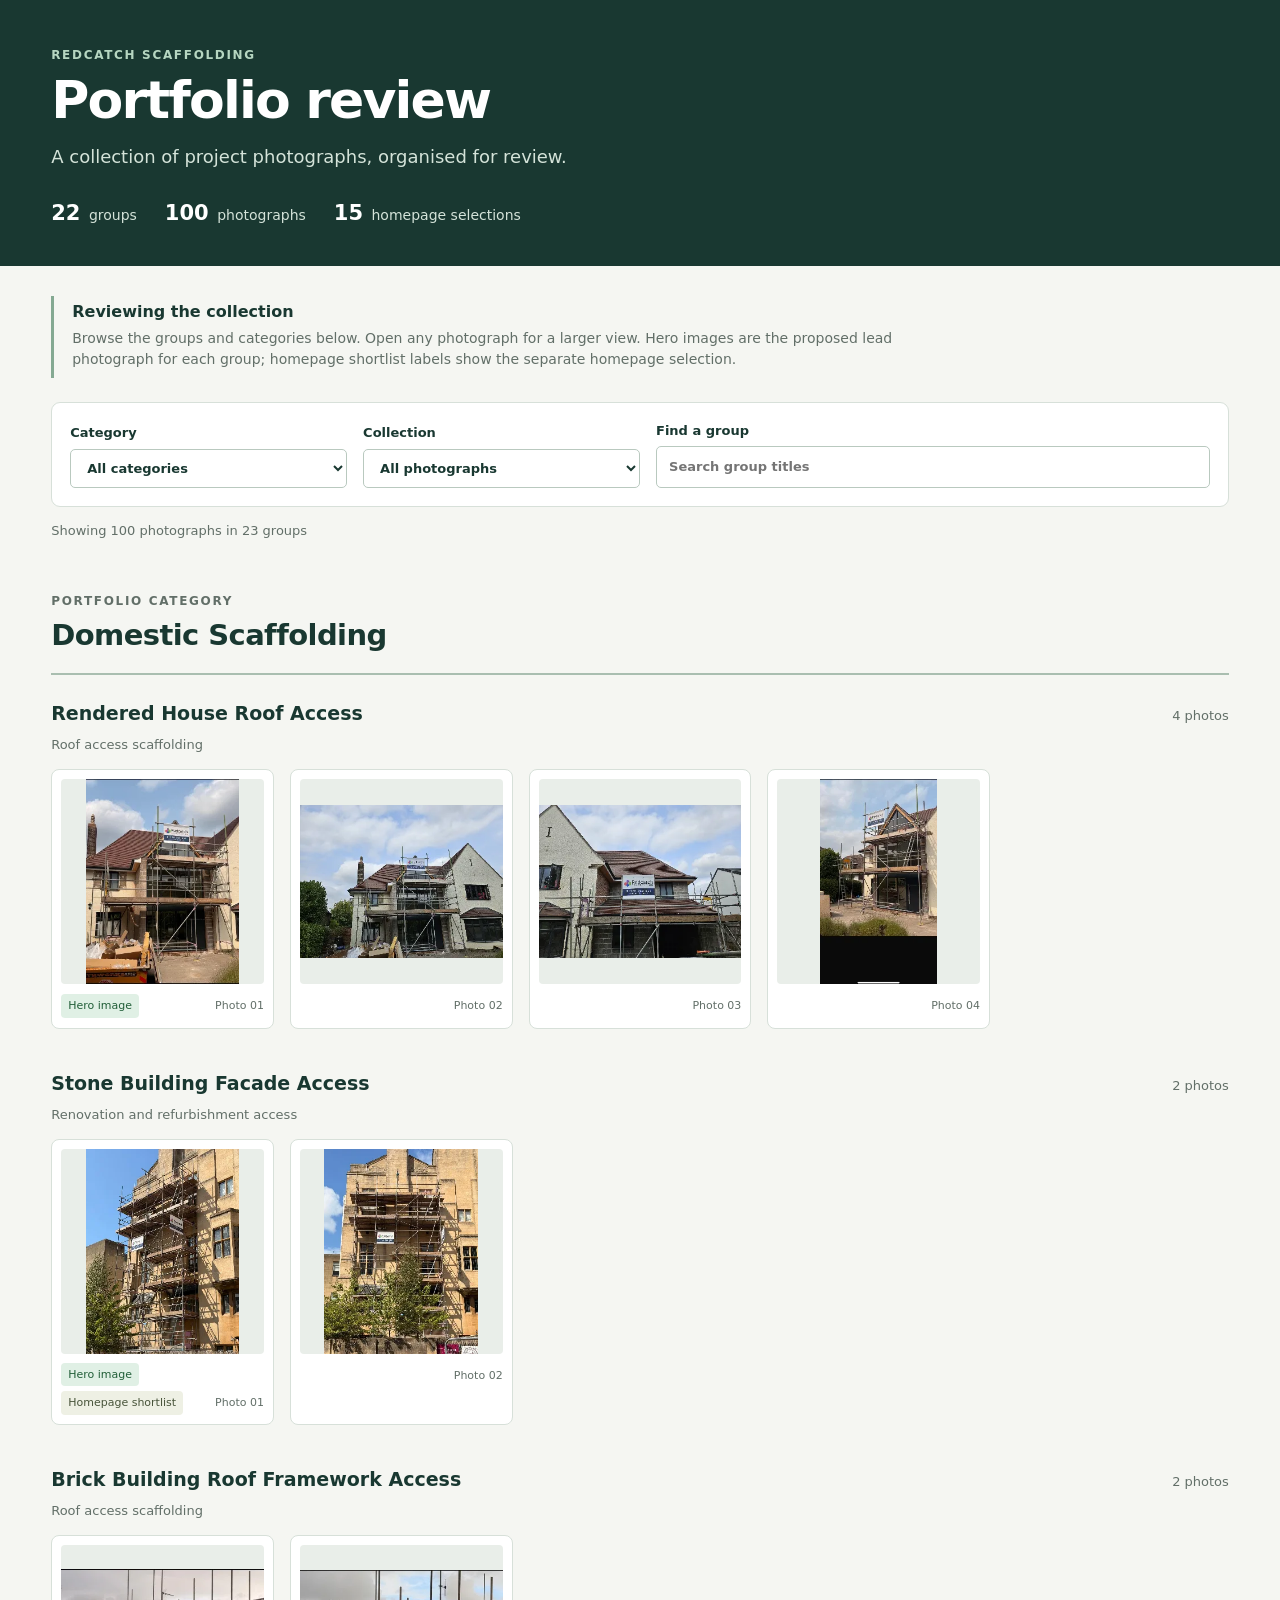
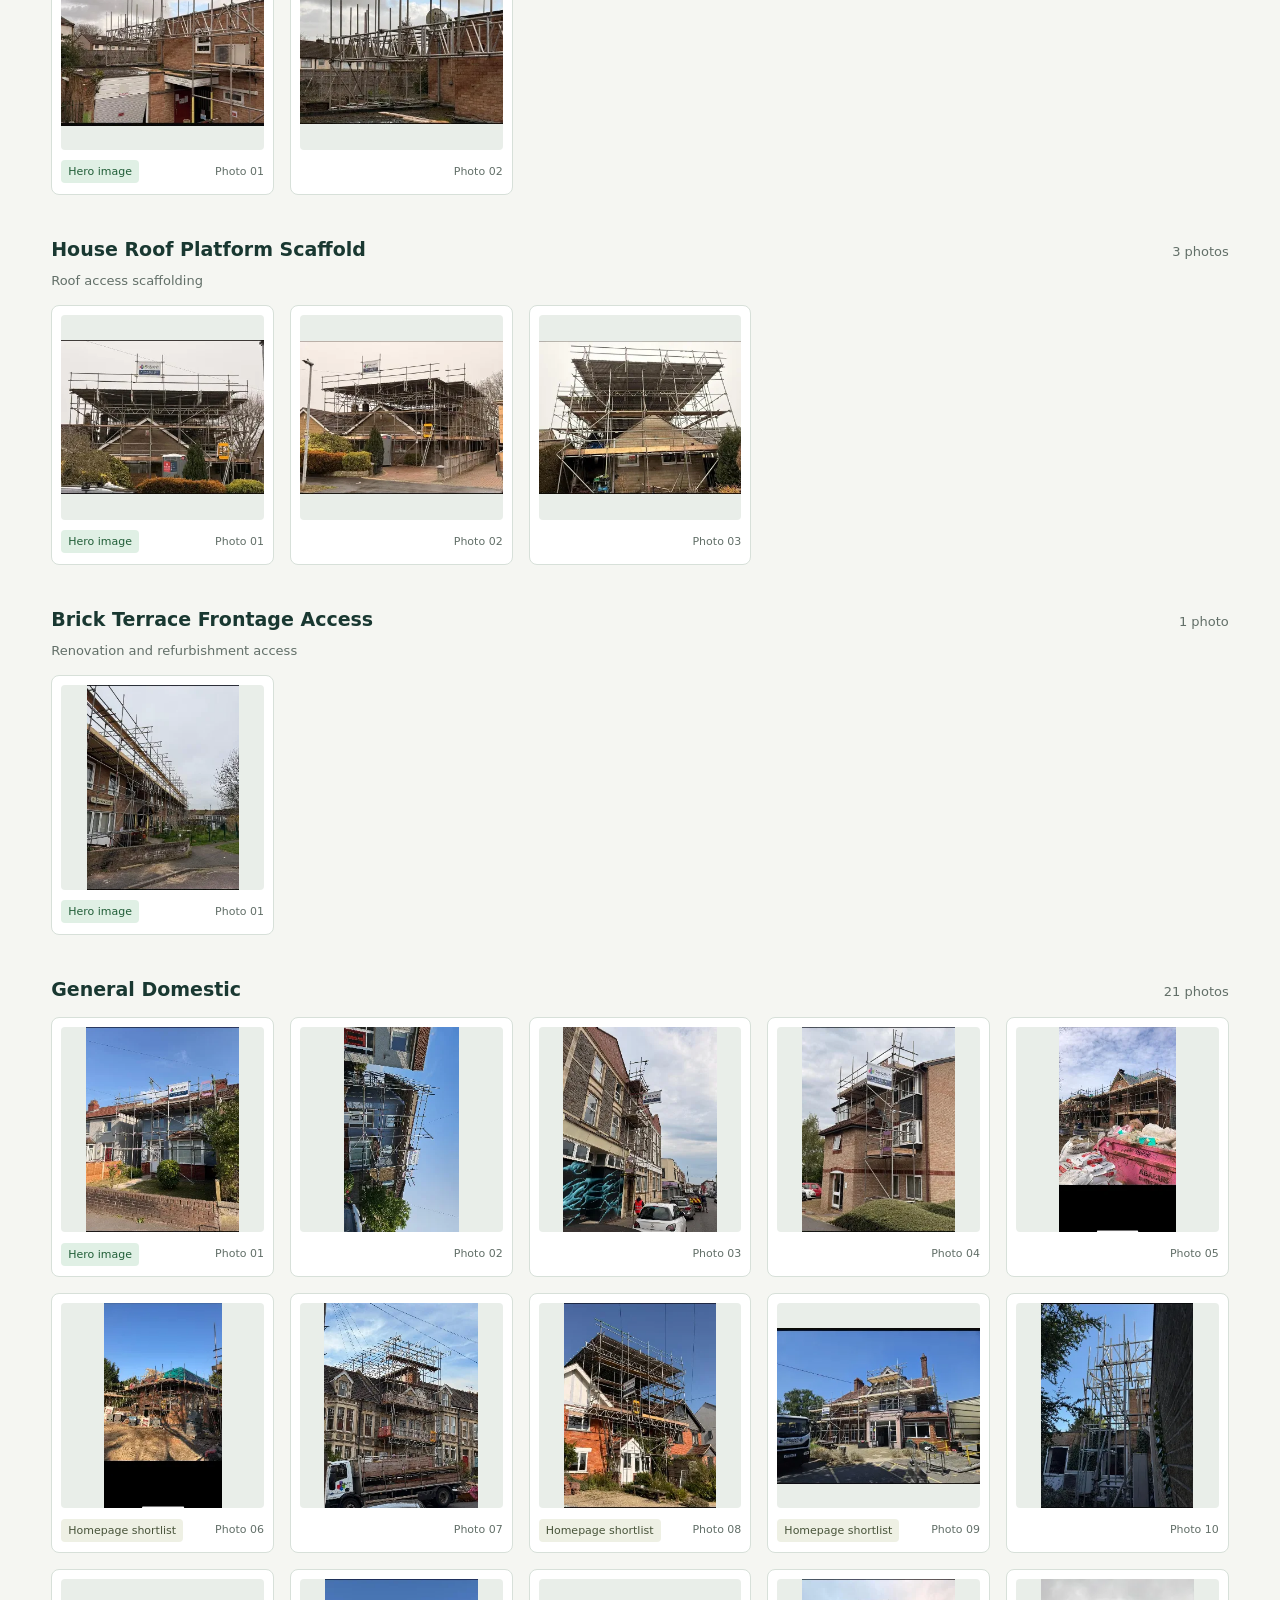
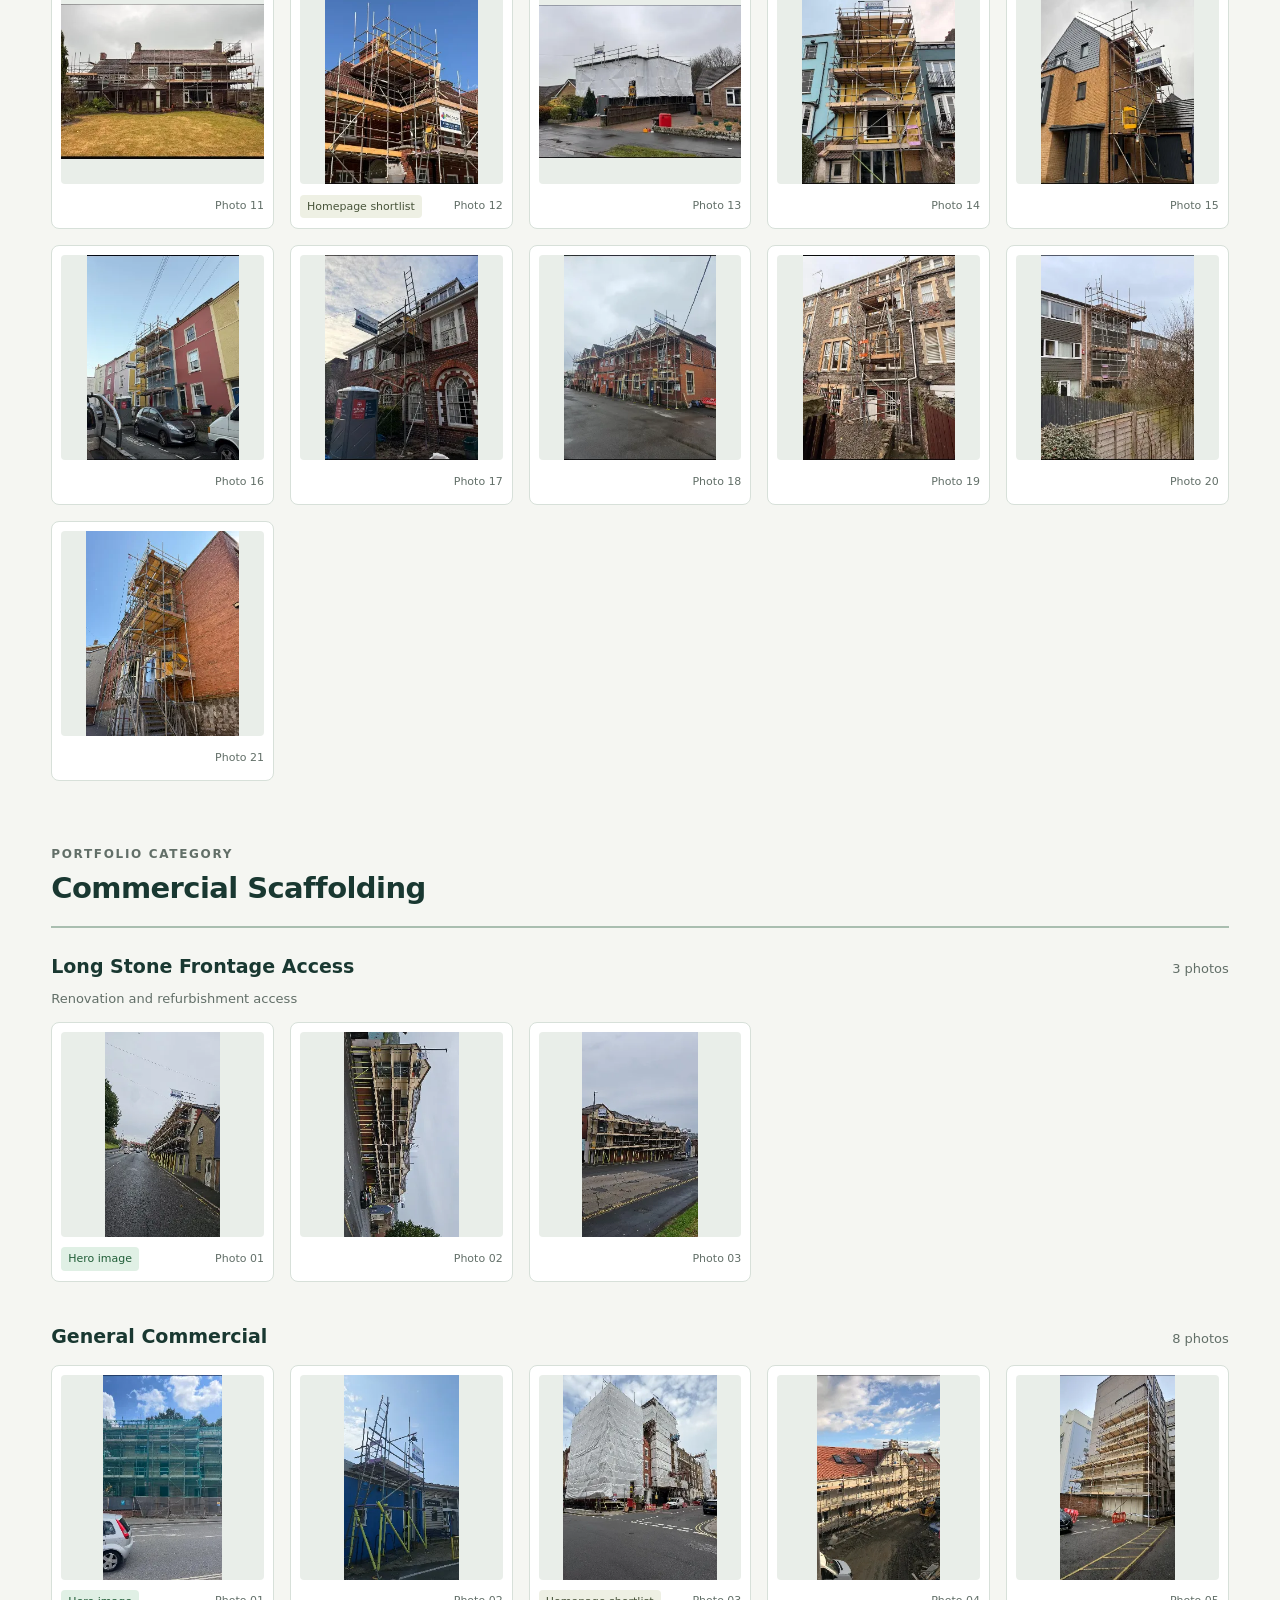
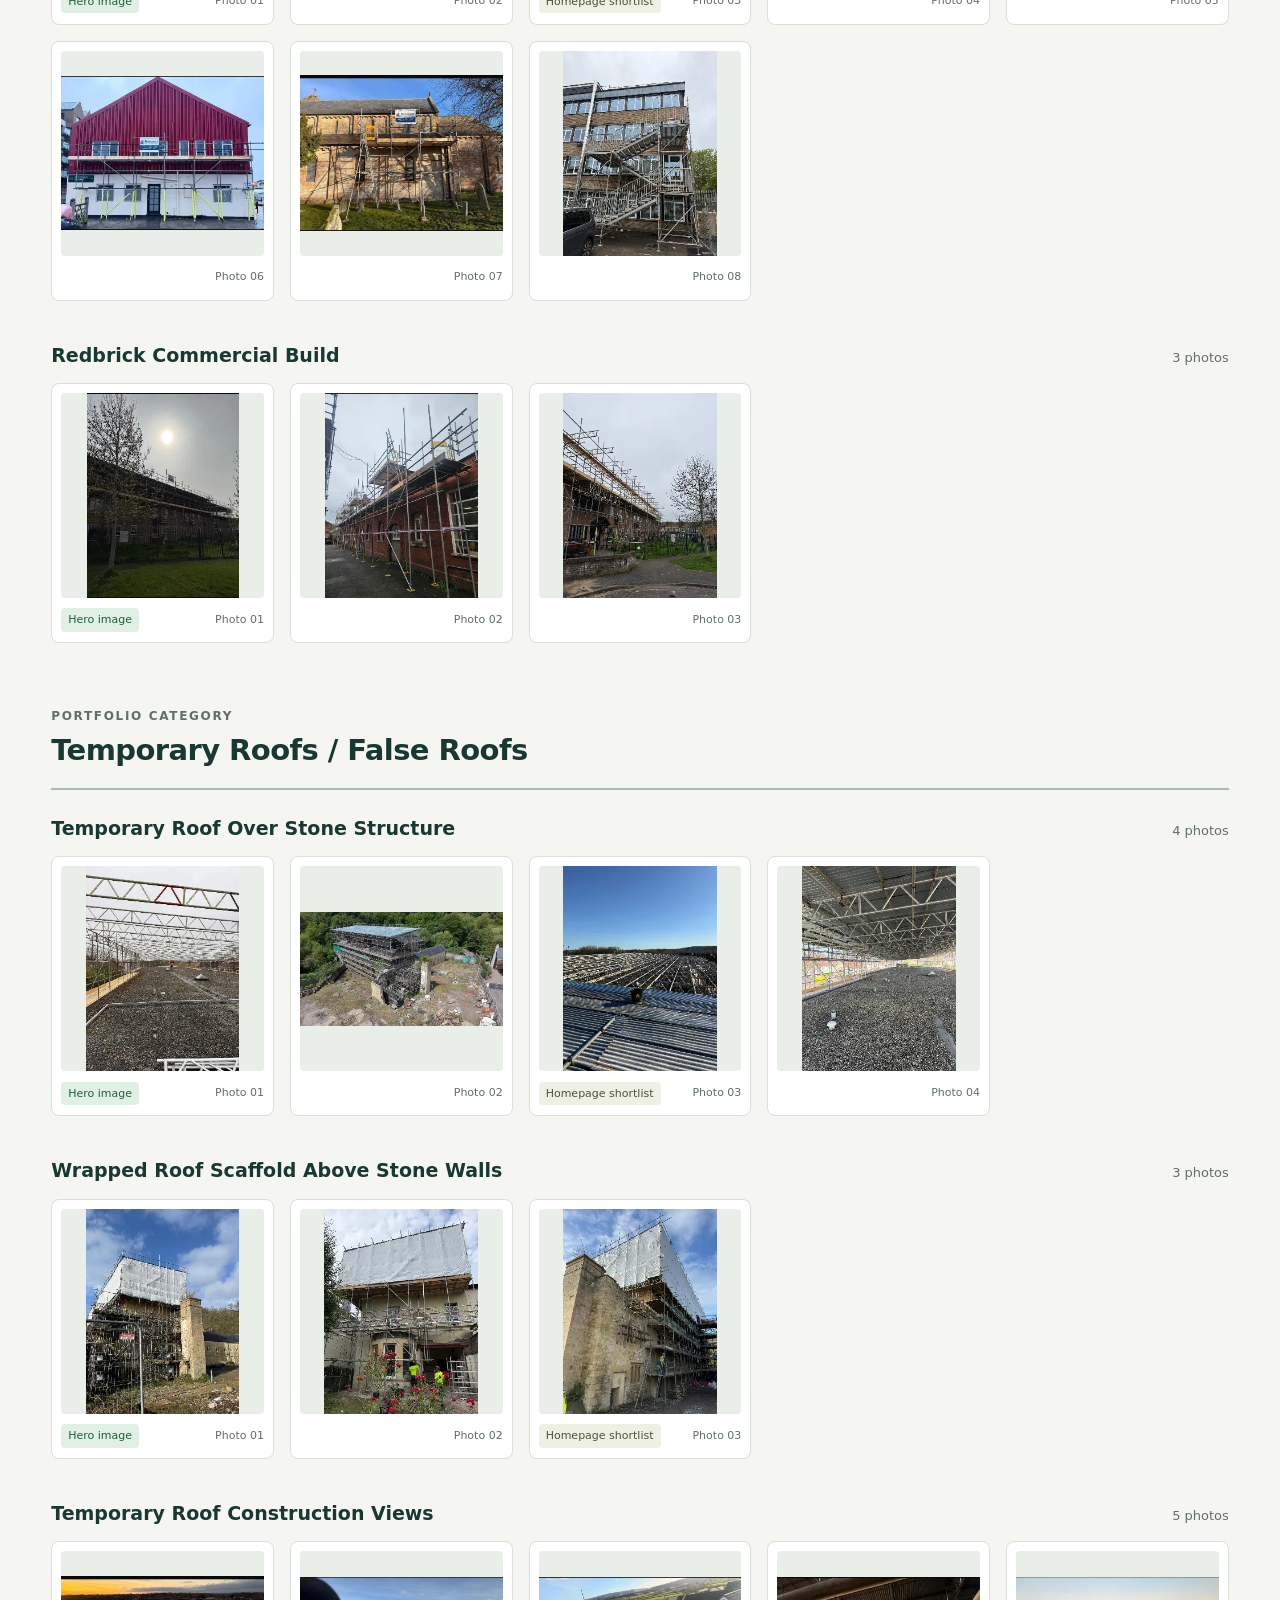
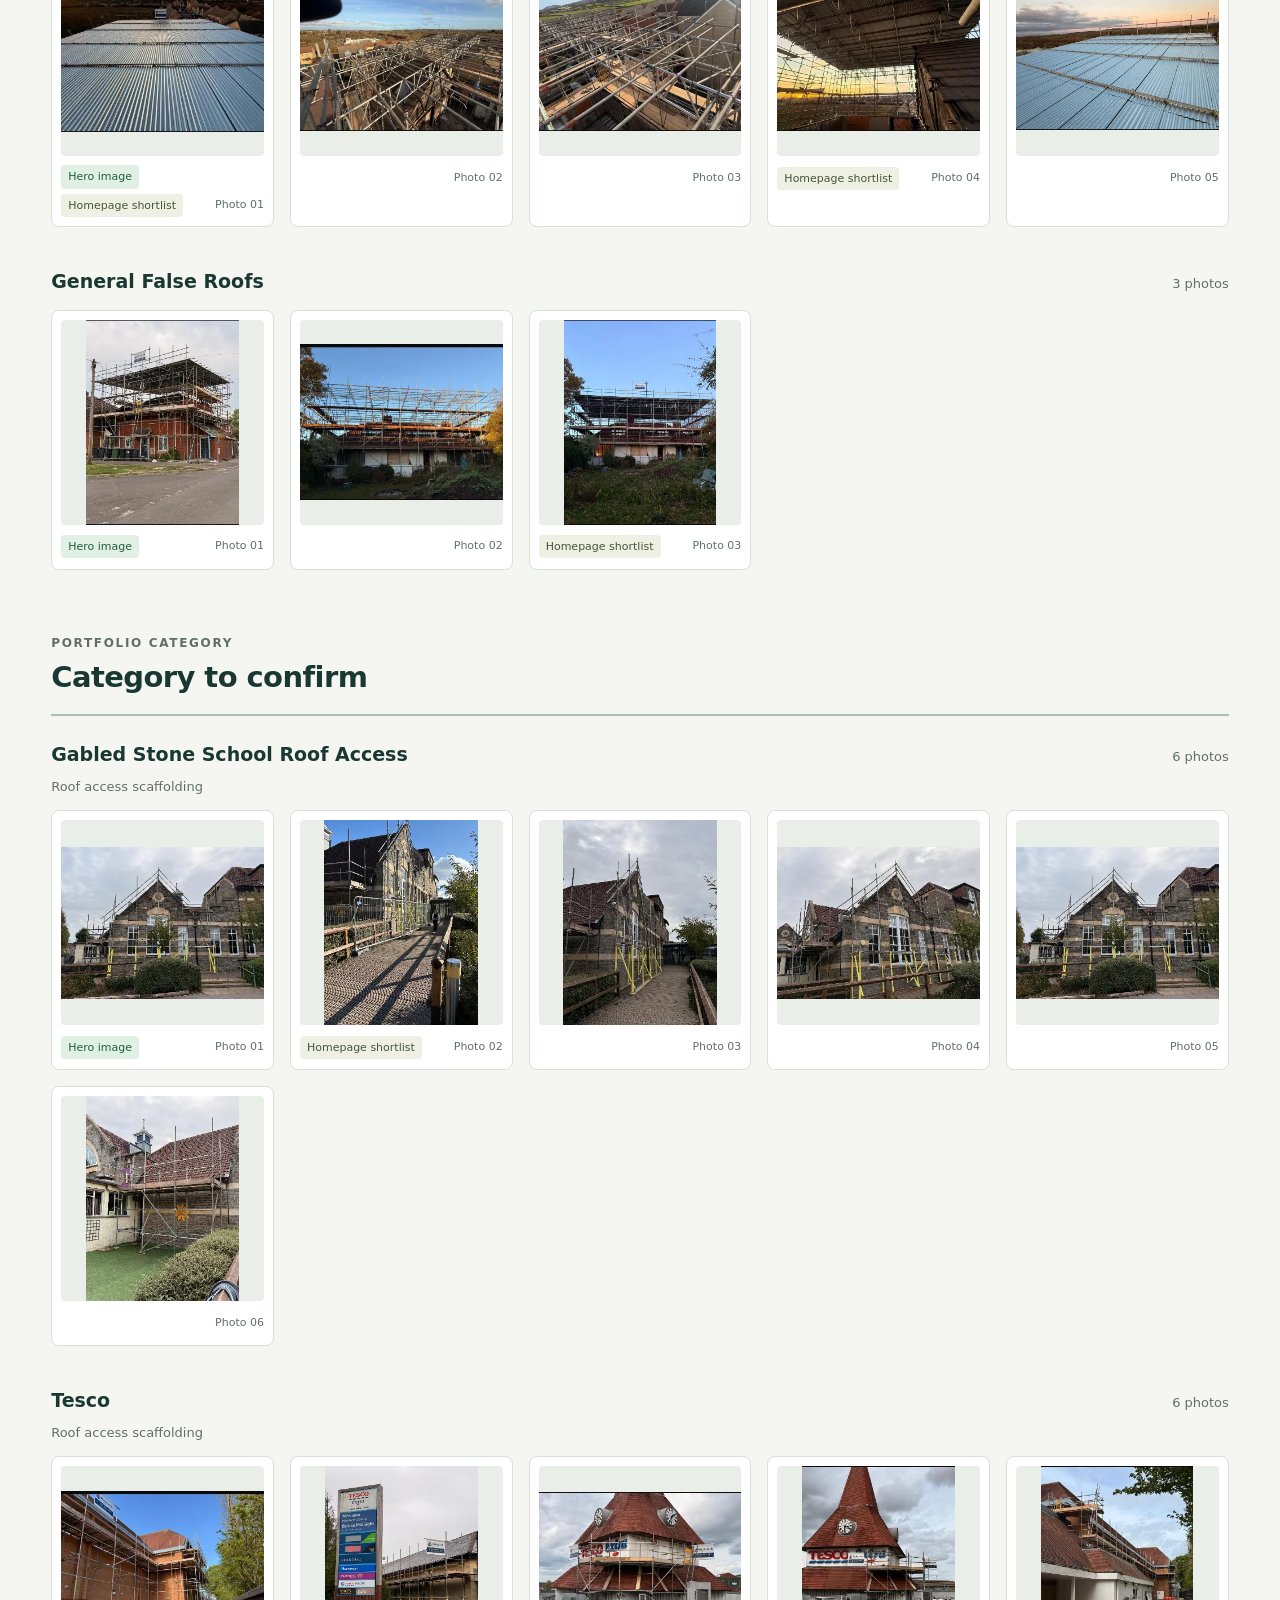
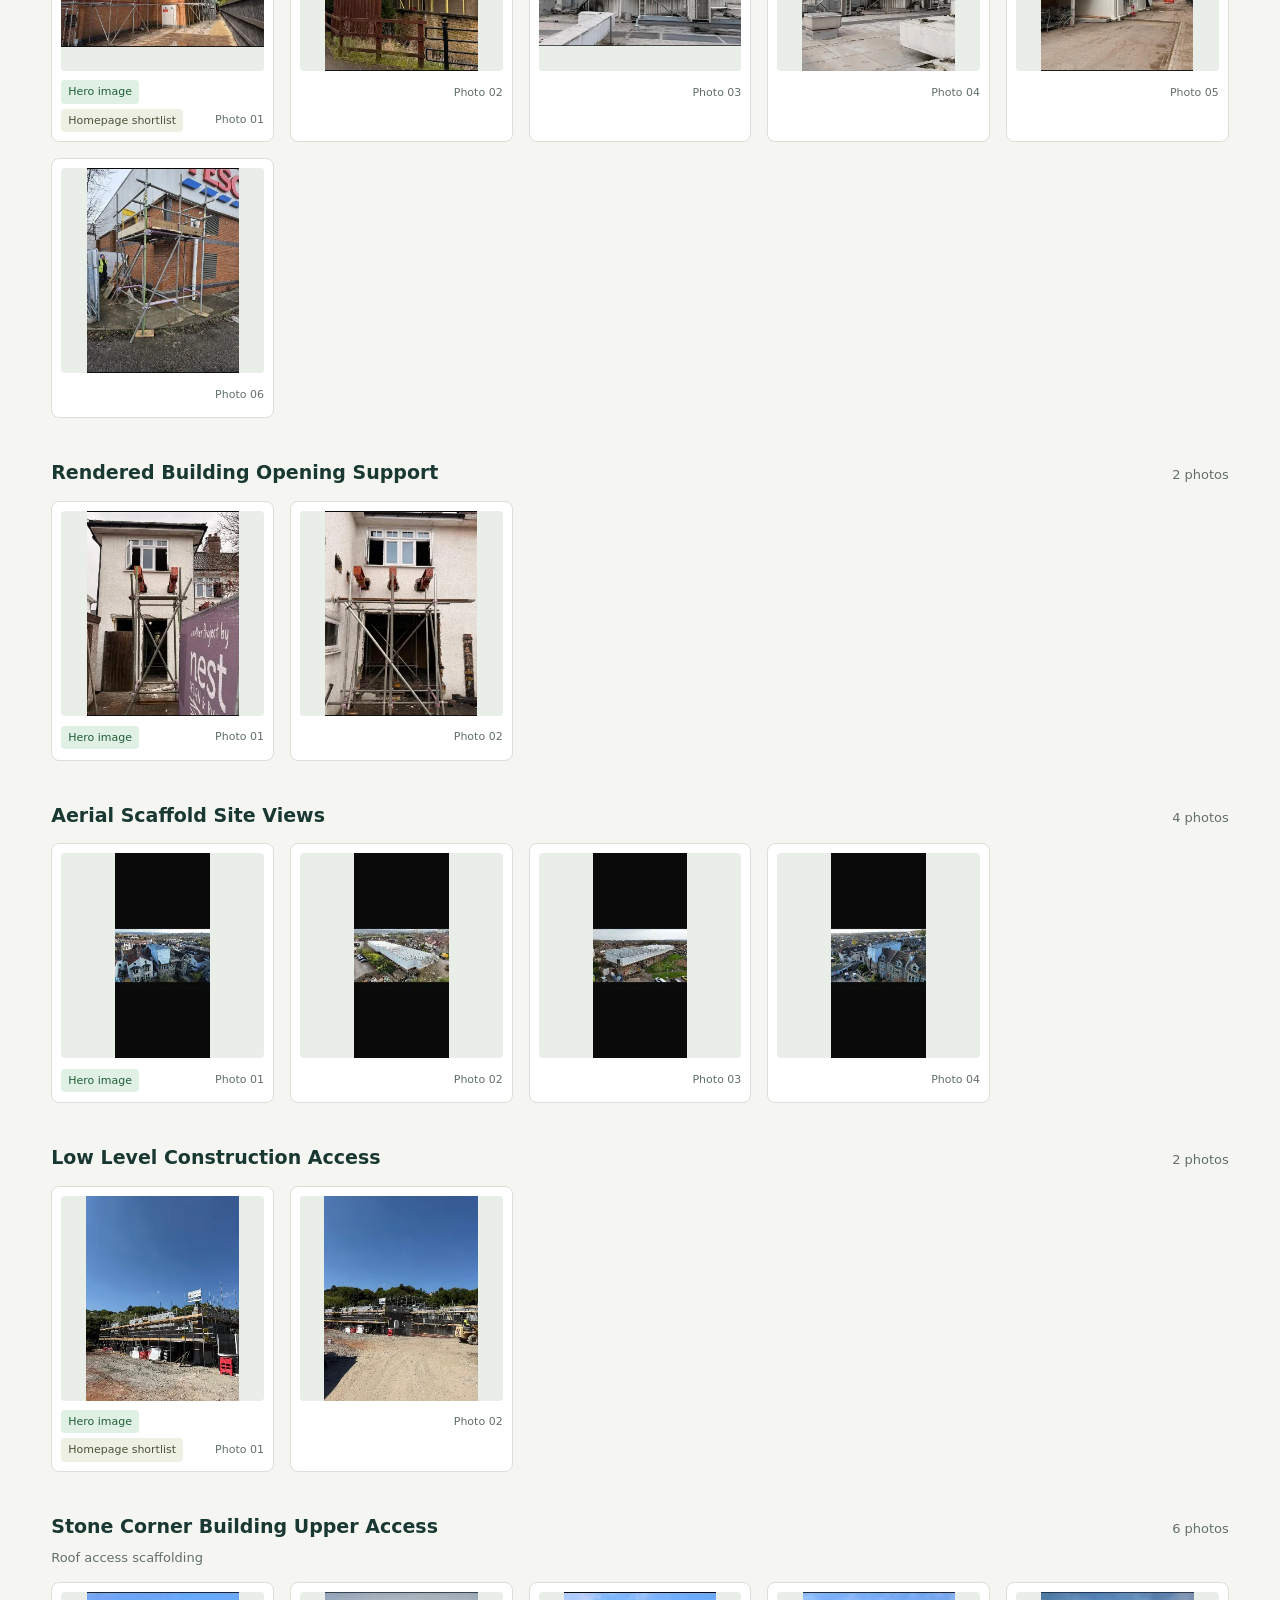
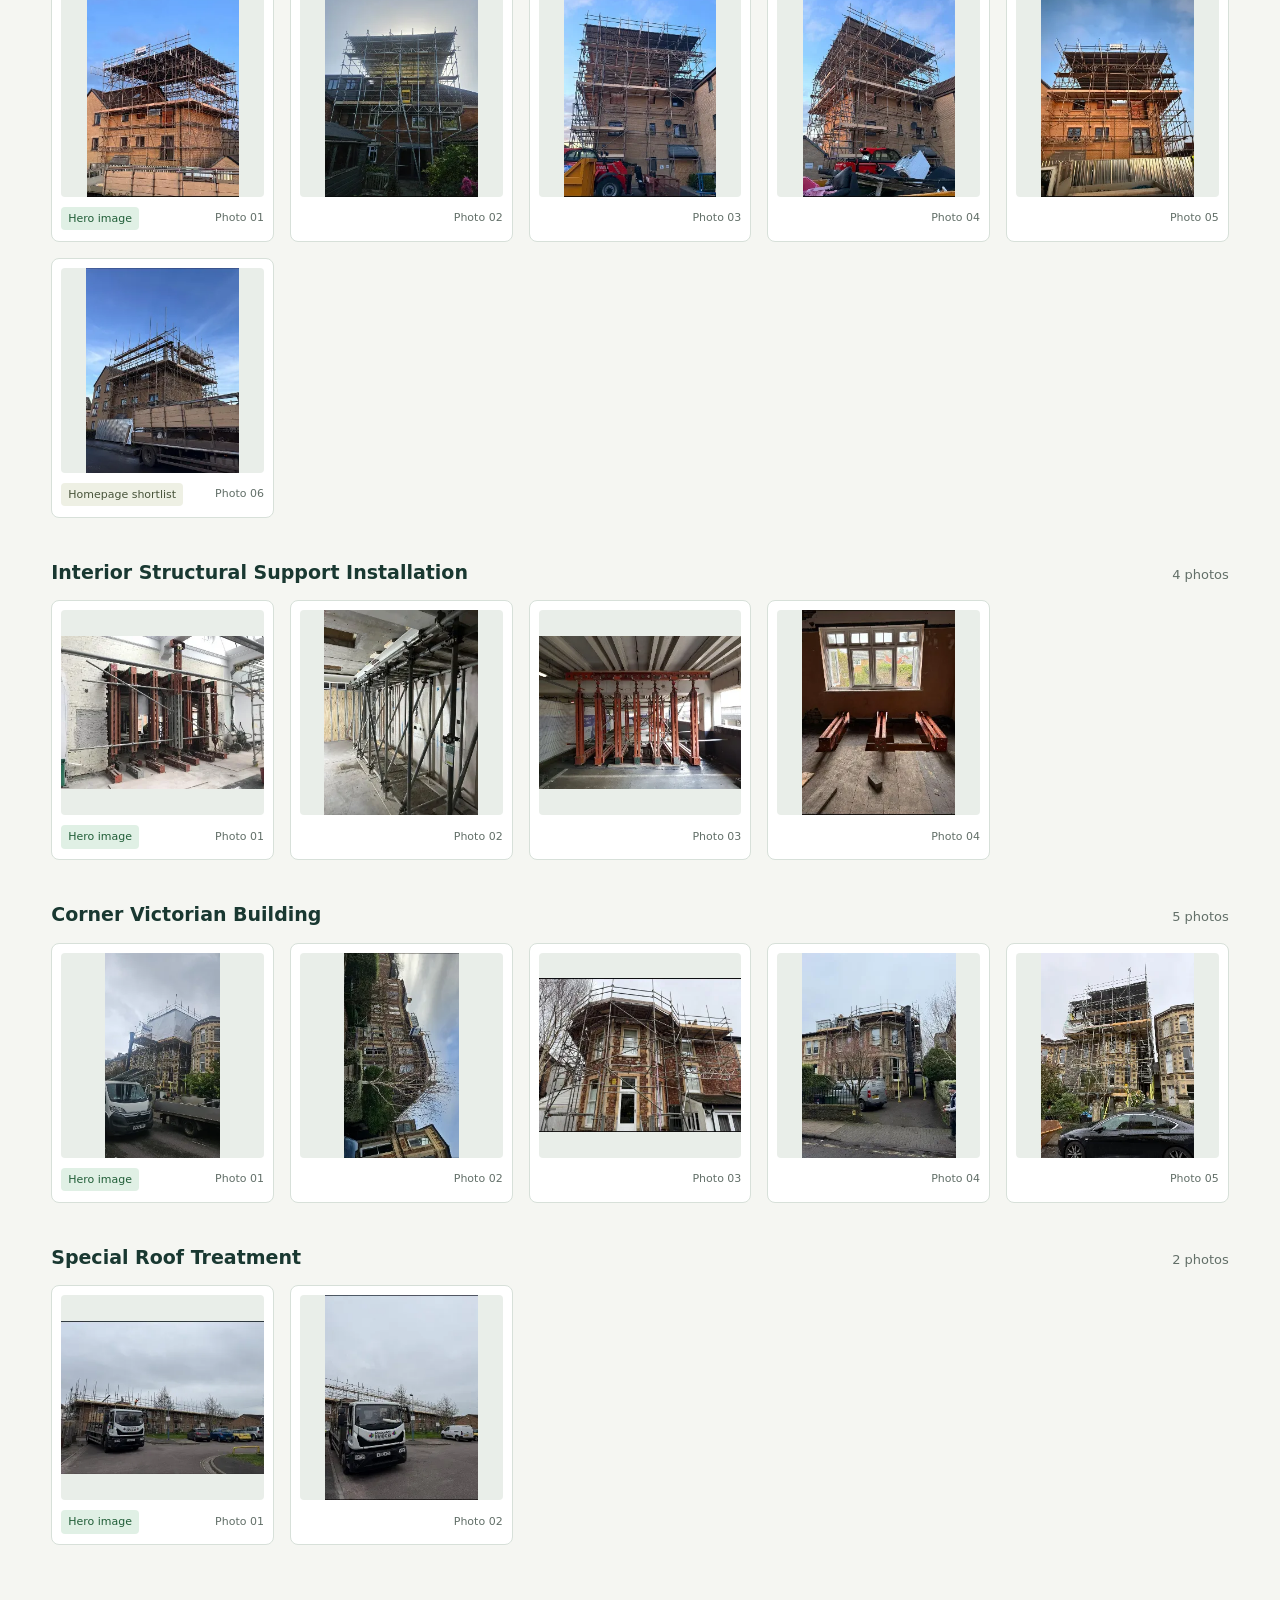
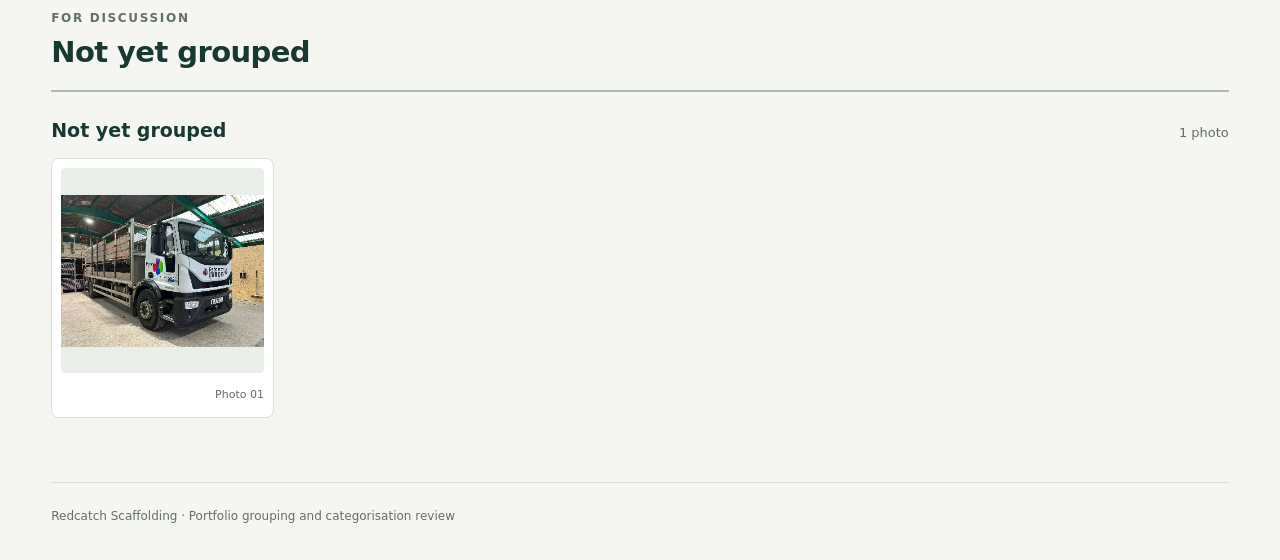
<file: client-review/index.html>
<!doctype html>
<html lang="en">
<head><meta charset="utf-8"><meta name="viewport" content="width=device-width,initial-scale=1"><meta name="robots" content="noindex,nofollow"><meta name="description" content="Redcatch Scaffolding portfolio photographs, organised by project and service category for client review."><title>Portfolio review · Redcatch Scaffolding</title><link rel="stylesheet" href="style.css"><script src="review.js" defer></script></head>
<body>
<header><div class="wrap"><p class="eyebrow">Redcatch Scaffolding</p><h1>Portfolio review</h1><p class="intro">A collection of project photographs, organised for review.</p><div class="summary"><span><strong>22</strong> groups</span><span><strong>100</strong> photographs</span><span><strong>15</strong> homepage selections</span></div></div></header>
<main class="wrap"><div class="review-note"><strong>Reviewing the collection</strong><p>Browse the groups and categories below. Open any photograph for a larger view. Hero images are the proposed lead photograph for each group; homepage shortlist labels show the separate homepage selection.</p></div>
<div class="filters" hidden><label>Category<select id="category"><option value="all">All categories</option><option value="domestic">Domestic Scaffolding</option><option value="commercial">Commercial Scaffolding</option><option value="temporary-roofs">Temporary Roofs / False Roofs</option><option value="needs-review">Category to confirm</option><option value="unassigned">Not yet grouped</option></select></label><label>Collection<select id="collection"><option value="all">All photographs</option><option value="homepage">Homepage shortlist</option></select></label><label class="search">Find a group<input id="search" type="search" placeholder="Search group titles"></label></div>
<p id="results" class="results" aria-live="polite"></p><div id="galleries"><section class="category" data-category="domestic" id="category-domestic"><div class="category-heading"><p class="eyebrow">Portfolio category</p><h2>Domestic Scaffolding</h2></div><section class="group" id="project-001" data-title="rendered house roof access"><div class="group-heading"><h3>Rendered House Roof Access</h3><span class="count">4 photos</span></div><p class="tags">Roof access scaffolding</p><div class="photo-grid"><figure class="photo" data-homepage="false"><a class="photo-link" href="assets/photo-9db745ed3c87e502d1f6.webp" data-caption="Rendered House Roof Access — photo 1" aria-label="View Rendered House Roof Access — photo 1"><img src="assets/thumb-308c9a642664954b271d.webp" loading="lazy" decoding="async" alt="Rendered House Roof Access — photo 1"></a><figcaption><span class="badge hero">Hero image</span><span class="photo-number">Photo 01</span></figcaption></figure><figure class="photo" data-homepage="false"><a class="photo-link" href="assets/photo-ecb48773f09a9528ff83.webp" data-caption="Rendered House Roof Access — photo 2" aria-label="View Rendered House Roof Access — photo 2"><img src="assets/thumb-8e84410b1670fc60b7a0.webp" loading="lazy" decoding="async" alt="Rendered House Roof Access — photo 2"></a><figcaption><span class="photo-number">Photo 02</span></figcaption></figure><figure class="photo" data-homepage="false"><a class="photo-link" href="assets/photo-1748bbac2cad6b82eba8.webp" data-caption="Rendered House Roof Access — photo 3" aria-label="View Rendered House Roof Access — photo 3"><img src="assets/thumb-65b68125f7e2221b99fd.webp" loading="lazy" decoding="async" alt="Rendered House Roof Access — photo 3"></a><figcaption><span class="photo-number">Photo 03</span></figcaption></figure><figure class="photo" data-homepage="false"><a class="photo-link" href="assets/photo-2de51daf61fb23cd22c7.webp" data-caption="Rendered House Roof Access — photo 4" aria-label="View Rendered House Roof Access — photo 4"><img src="assets/thumb-99b05f03e9961f06d823.webp" loading="lazy" decoding="async" alt="Rendered House Roof Access — photo 4"></a><figcaption><span class="photo-number">Photo 04</span></figcaption></figure></div></section><section class="group" id="project-002" data-title="stone building facade access"><div class="group-heading"><h3>Stone Building Facade Access</h3><span class="count">2 photos</span></div><p class="tags">Renovation and refurbishment access</p><div class="photo-grid"><figure class="photo" data-homepage="true"><a class="photo-link" href="assets/photo-2589a4c30c3985d0dfcf.webp" data-caption="Stone Building Facade Access — photo 1" aria-label="View Stone Building Facade Access — photo 1"><img src="assets/thumb-0ef6a7cb2af202835af4.webp" loading="lazy" decoding="async" alt="Stone Building Facade Access — photo 1"></a><figcaption><span class="badge hero">Hero image</span><span class="badge">Homepage shortlist</span><span class="photo-number">Photo 01</span></figcaption></figure><figure class="photo" data-homepage="false"><a class="photo-link" href="assets/photo-c5f93555fd52b889f9b5.webp" data-caption="Stone Building Facade Access — photo 2" aria-label="View Stone Building Facade Access — photo 2"><img src="assets/thumb-2476cd176fad269b3312.webp" loading="lazy" decoding="async" alt="Stone Building Facade Access — photo 2"></a><figcaption><span class="photo-number">Photo 02</span></figcaption></figure></div></section><section class="group" id="project-025" data-title="brick building roof framework access"><div class="group-heading"><h3>Brick Building Roof Framework Access</h3><span class="count">2 photos</span></div><p class="tags">Roof access scaffolding</p><div class="photo-grid"><figure class="photo" data-homepage="false"><a class="photo-link" href="assets/photo-927810b69094808a699d.webp" data-caption="Brick Building Roof Framework Access — photo 1" aria-label="View Brick Building Roof Framework Access — photo 1"><img src="assets/thumb-7e0e145db51712d6dc8a.webp" loading="lazy" decoding="async" alt="Brick Building Roof Framework Access — photo 1"></a><figcaption><span class="badge hero">Hero image</span><span class="photo-number">Photo 01</span></figcaption></figure><figure class="photo" data-homepage="false"><a class="photo-link" href="assets/photo-88248b6a3ee9bf7b39ff.webp" data-caption="Brick Building Roof Framework Access — photo 2" aria-label="View Brick Building Roof Framework Access — photo 2"><img src="assets/thumb-15672d287a72a7b07ae7.webp" loading="lazy" decoding="async" alt="Brick Building Roof Framework Access — photo 2"></a><figcaption><span class="photo-number">Photo 02</span></figcaption></figure></div></section><section class="group" id="project-027" data-title="house roof platform scaffold"><div class="group-heading"><h3>House Roof Platform Scaffold</h3><span class="count">3 photos</span></div><p class="tags">Roof access scaffolding</p><div class="photo-grid"><figure class="photo" data-homepage="false"><a class="photo-link" href="assets/photo-a38d961360a15806d8dd.webp" data-caption="House Roof Platform Scaffold — photo 1" aria-label="View House Roof Platform Scaffold — photo 1"><img src="assets/thumb-eb5d654d7abd2545dafd.webp" loading="lazy" decoding="async" alt="House Roof Platform Scaffold — photo 1"></a><figcaption><span class="badge hero">Hero image</span><span class="photo-number">Photo 01</span></figcaption></figure><figure class="photo" data-homepage="false"><a class="photo-link" href="assets/photo-8c965d804c8b02112bfe.webp" data-caption="House Roof Platform Scaffold — photo 2" aria-label="View House Roof Platform Scaffold — photo 2"><img src="assets/thumb-29db04dfc0fe5da5cbb3.webp" loading="lazy" decoding="async" alt="House Roof Platform Scaffold — photo 2"></a><figcaption><span class="photo-number">Photo 02</span></figcaption></figure><figure class="photo" data-homepage="false"><a class="photo-link" href="assets/photo-05b7964bf3bf836e256a.webp" data-caption="House Roof Platform Scaffold — photo 3" aria-label="View House Roof Platform Scaffold — photo 3"><img src="assets/thumb-e56f0ff33fe7042ff45a.webp" loading="lazy" decoding="async" alt="House Roof Platform Scaffold — photo 3"></a><figcaption><span class="photo-number">Photo 03</span></figcaption></figure></div></section><section class="group" id="project-029" data-title="brick terrace frontage access"><div class="group-heading"><h3>Brick Terrace Frontage Access</h3><span class="count">1 photos</span></div><p class="tags">Renovation and refurbishment access</p><div class="photo-grid"><figure class="photo" data-homepage="false"><a class="photo-link" href="assets/photo-b2d124c5f8d28d22dad3.webp" data-caption="Brick Terrace Frontage Access — photo 1" aria-label="View Brick Terrace Frontage Access — photo 1"><img src="assets/thumb-674881dfba65c87f41d1.webp" loading="lazy" decoding="async" alt="Brick Terrace Frontage Access — photo 1"></a><figcaption><span class="badge hero">Hero image</span><span class="photo-number">Photo 01</span></figcaption></figure></div></section><section class="group" id="project-031" data-title="general domestic"><div class="group-heading"><h3>General Domestic</h3><span class="count">21 photos</span></div><div class="photo-grid"><figure class="photo" data-homepage="false"><a class="photo-link" href="assets/photo-87c7ad915aa0664aa36d.webp" data-caption="General Domestic — photo 1" aria-label="View General Domestic — photo 1"><img src="assets/thumb-59df0ae034fec3d95705.webp" loading="lazy" decoding="async" alt="General Domestic — photo 1"></a><figcaption><span class="badge hero">Hero image</span><span class="photo-number">Photo 01</span></figcaption></figure><figure class="photo" data-homepage="false"><a class="photo-link" href="assets/photo-9aa7578edee50dd4817d.webp" data-caption="General Domestic — photo 2" aria-label="View General Domestic — photo 2"><img src="assets/thumb-474f118db1208fc43e5a.webp" loading="lazy" decoding="async" alt="General Domestic — photo 2"></a><figcaption><span class="photo-number">Photo 02</span></figcaption></figure><figure class="photo" data-homepage="false"><a class="photo-link" href="assets/photo-7cf83b23898cf101dd5a.webp" data-caption="General Domestic — photo 3" aria-label="View General Domestic — photo 3"><img src="assets/thumb-d2b9a1175bb52f332bf6.webp" loading="lazy" decoding="async" alt="General Domestic — photo 3"></a><figcaption><span class="photo-number">Photo 03</span></figcaption></figure><figure class="photo" data-homepage="false"><a class="photo-link" href="assets/photo-e19b06bf84d1d6350ca6.webp" data-caption="General Domestic — photo 4" aria-label="View General Domestic — photo 4"><img src="assets/thumb-f210e1f1bbea0c935097.webp" loading="lazy" decoding="async" alt="General Domestic — photo 4"></a><figcaption><span class="photo-number">Photo 04</span></figcaption></figure><figure class="photo" data-homepage="false"><a class="photo-link" href="assets/photo-c5e29ed6fe7298a0792d.webp" data-caption="General Domestic — photo 5" aria-label="View General Domestic — photo 5"><img src="assets/thumb-948fdee30921bcf13fbe.webp" loading="lazy" decoding="async" alt="General Domestic — photo 5"></a><figcaption><span class="photo-number">Photo 05</span></figcaption></figure><figure class="photo" data-homepage="true"><a class="photo-link" href="assets/photo-ebbdfda712e35c8e5184.webp" data-caption="General Domestic — photo 6" aria-label="View General Domestic — photo 6"><img src="assets/thumb-b555b22eb8a10bb5a4b5.webp" loading="lazy" decoding="async" alt="General Domestic — photo 6"></a><figcaption><span class="badge">Homepage shortlist</span><span class="photo-number">Photo 06</span></figcaption></figure><figure class="photo" data-homepage="false"><a class="photo-link" href="assets/photo-cb27dbea3b402fad81b1.webp" data-caption="General Domestic — photo 7" aria-label="View General Domestic — photo 7"><img src="assets/thumb-774768ea08391041e079.webp" loading="lazy" decoding="async" alt="General Domestic — photo 7"></a><figcaption><span class="photo-number">Photo 07</span></figcaption></figure><figure class="photo" data-homepage="true"><a class="photo-link" href="assets/photo-1745788fe34dd526d7e5.webp" data-caption="General Domestic — photo 8" aria-label="View General Domestic — photo 8"><img src="assets/thumb-65bf55db084df0371db2.webp" loading="lazy" decoding="async" alt="General Domestic — photo 8"></a><figcaption><span class="badge">Homepage shortlist</span><span class="photo-number">Photo 08</span></figcaption></figure><figure class="photo" data-homepage="true"><a class="photo-link" href="assets/photo-4d4c0623d9c238153808.webp" data-caption="General Domestic — photo 9" aria-label="View General Domestic — photo 9"><img src="assets/thumb-01c692845ababd9f9893.webp" loading="lazy" decoding="async" alt="General Domestic — photo 9"></a><figcaption><span class="badge">Homepage shortlist</span><span class="photo-number">Photo 09</span></figcaption></figure><figure class="photo" data-homepage="false"><a class="photo-link" href="assets/photo-363ce99bde381083809b.webp" data-caption="General Domestic — photo 10" aria-label="View General Domestic — photo 10"><img src="assets/thumb-f4ff0e44051d1b638176.webp" loading="lazy" decoding="async" alt="General Domestic — photo 10"></a><figcaption><span class="photo-number">Photo 10</span></figcaption></figure><figure class="photo" data-homepage="false"><a class="photo-link" href="assets/photo-e513fb316ff850e902b2.webp" data-caption="General Domestic — photo 11" aria-label="View General Domestic — photo 11"><img src="assets/thumb-01be538ba2c9e8acc8ee.webp" loading="lazy" decoding="async" alt="General Domestic — photo 11"></a><figcaption><span class="photo-number">Photo 11</span></figcaption></figure><figure class="photo" data-homepage="true"><a class="photo-link" href="assets/photo-2b288dd1967d70a85af8.webp" data-caption="General Domestic — photo 12" aria-label="View General Domestic — photo 12"><img src="assets/thumb-a794da014041dc4f005c.webp" loading="lazy" decoding="async" alt="General Domestic — photo 12"></a><figcaption><span class="badge">Homepage shortlist</span><span class="photo-number">Photo 12</span></figcaption></figure><figure class="photo" data-homepage="false"><a class="photo-link" href="assets/photo-83573db186698fdbd6af.webp" data-caption="General Domestic — photo 13" aria-label="View General Domestic — photo 13"><img src="assets/thumb-2db5ee175334979080c8.webp" loading="lazy" decoding="async" alt="General Domestic — photo 13"></a><figcaption><span class="photo-number">Photo 13</span></figcaption></figure><figure class="photo" data-homepage="false"><a class="photo-link" href="assets/photo-df4fe4a14a8d4df0c0e3.webp" data-caption="General Domestic — photo 14" aria-label="View General Domestic — photo 14"><img src="assets/thumb-3a0bd6ff94d570ea432d.webp" loading="lazy" decoding="async" alt="General Domestic — photo 14"></a><figcaption><span class="photo-number">Photo 14</span></figcaption></figure><figure class="photo" data-homepage="false"><a class="photo-link" href="assets/photo-3f05107a3ebec4e173e0.webp" data-caption="General Domestic — photo 15" aria-label="View General Domestic — photo 15"><img src="assets/thumb-630a0cba4b09d7db3084.webp" loading="lazy" decoding="async" alt="General Domestic — photo 15"></a><figcaption><span class="photo-number">Photo 15</span></figcaption></figure><figure class="photo" data-homepage="false"><a class="photo-link" href="assets/photo-27df2929982d040fcead.webp" data-caption="General Domestic — photo 16" aria-label="View General Domestic — photo 16"><img src="assets/thumb-5d2c3465fb577d386c9d.webp" loading="lazy" decoding="async" alt="General Domestic — photo 16"></a><figcaption><span class="photo-number">Photo 16</span></figcaption></figure><figure class="photo" data-homepage="false"><a class="photo-link" href="assets/photo-207423ab7ff42261afa2.webp" data-caption="General Domestic — photo 17" aria-label="View General Domestic — photo 17"><img src="assets/thumb-e5395cb17e88577c86b4.webp" loading="lazy" decoding="async" alt="General Domestic — photo 17"></a><figcaption><span class="photo-number">Photo 17</span></figcaption></figure><figure class="photo" data-homepage="false"><a class="photo-link" href="assets/photo-d4e788421546024de004.webp" data-caption="General Domestic — photo 18" aria-label="View General Domestic — photo 18"><img src="assets/thumb-cb7d7584fc4719d94793.webp" loading="lazy" decoding="async" alt="General Domestic — photo 18"></a><figcaption><span class="photo-number">Photo 18</span></figcaption></figure><figure class="photo" data-homepage="false"><a class="photo-link" href="assets/photo-ea6eb4fd5bc8e5a28f8a.webp" data-caption="General Domestic — photo 19" aria-label="View General Domestic — photo 19"><img src="assets/thumb-50522c544318ee17dd4d.webp" loading="lazy" decoding="async" alt="General Domestic — photo 19"></a><figcaption><span class="photo-number">Photo 19</span></figcaption></figure><figure class="photo" data-homepage="false"><a class="photo-link" href="assets/photo-91b7630430131973d387.webp" data-caption="General Domestic — photo 20" aria-label="View General Domestic — photo 20"><img src="assets/thumb-ea2c80664a0a1d082af3.webp" loading="lazy" decoding="async" alt="General Domestic — photo 20"></a><figcaption><span class="photo-number">Photo 20</span></figcaption></figure><figure class="photo" data-homepage="false"><a class="photo-link" href="assets/photo-a70f04687ee3ec721289.webp" data-caption="General Domestic — photo 21" aria-label="View General Domestic — photo 21"><img src="assets/thumb-d976fae2c5166fd3ef2f.webp" loading="lazy" decoding="async" alt="General Domestic — photo 21"></a><figcaption><span class="photo-number">Photo 21</span></figcaption></figure></div></section></section><section class="category" data-category="commercial" id="category-commercial"><div class="category-heading"><p class="eyebrow">Portfolio category</p><h2>Commercial Scaffolding</h2></div><section class="group" id="project-011" data-title="long stone frontage access"><div class="group-heading"><h3>Long Stone Frontage Access</h3><span class="count">3 photos</span></div><p class="tags">Renovation and refurbishment access</p><div class="photo-grid"><figure class="photo" data-homepage="false"><a class="photo-link" href="assets/photo-a4b1edfa813d435c6ca2.webp" data-caption="Long Stone Frontage Access — photo 1" aria-label="View Long Stone Frontage Access — photo 1"><img src="assets/thumb-6cae381bec8a422bdd44.webp" loading="lazy" decoding="async" alt="Long Stone Frontage Access — photo 1"></a><figcaption><span class="badge hero">Hero image</span><span class="photo-number">Photo 01</span></figcaption></figure><figure class="photo" data-homepage="false"><a class="photo-link" href="assets/photo-05b3d9e3887790e44a5f.webp" data-caption="Long Stone Frontage Access — photo 2" aria-label="View Long Stone Frontage Access — photo 2"><img src="assets/thumb-fe9bcd564ffa91efef14.webp" loading="lazy" decoding="async" alt="Long Stone Frontage Access — photo 2"></a><figcaption><span class="photo-number">Photo 02</span></figcaption></figure><figure class="photo" data-homepage="false"><a class="photo-link" href="assets/photo-a8b9b212fbdf58c691b2.webp" data-caption="Long Stone Frontage Access — photo 3" aria-label="View Long Stone Frontage Access — photo 3"><img src="assets/thumb-06f0f016be89fc99bd08.webp" loading="lazy" decoding="async" alt="Long Stone Frontage Access — photo 3"></a><figcaption><span class="photo-number">Photo 03</span></figcaption></figure></div></section><section class="group" id="project-032" data-title="general commercial"><div class="group-heading"><h3>General Commercial</h3><span class="count">8 photos</span></div><div class="photo-grid"><figure class="photo" data-homepage="false"><a class="photo-link" href="assets/photo-a02cba467d6780ef41fc.webp" data-caption="General Commercial — photo 1" aria-label="View General Commercial — photo 1"><img src="assets/thumb-13089f22555316b7b0b4.webp" loading="lazy" decoding="async" alt="General Commercial — photo 1"></a><figcaption><span class="badge hero">Hero image</span><span class="photo-number">Photo 01</span></figcaption></figure><figure class="photo" data-homepage="false"><a class="photo-link" href="assets/photo-8e361b206155eaf95f37.webp" data-caption="General Commercial — photo 2" aria-label="View General Commercial — photo 2"><img src="assets/thumb-3f9bd3338f977c2bc98c.webp" loading="lazy" decoding="async" alt="General Commercial — photo 2"></a><figcaption><span class="photo-number">Photo 02</span></figcaption></figure><figure class="photo" data-homepage="true"><a class="photo-link" href="assets/photo-2745b8b5fb1bbe9e3513.webp" data-caption="General Commercial — photo 3" aria-label="View General Commercial — photo 3"><img src="assets/thumb-171c3135ceff8e3a92f8.webp" loading="lazy" decoding="async" alt="General Commercial — photo 3"></a><figcaption><span class="badge">Homepage shortlist</span><span class="photo-number">Photo 03</span></figcaption></figure><figure class="photo" data-homepage="false"><a class="photo-link" href="assets/photo-5b5291871c97d53b3a94.webp" data-caption="General Commercial — photo 4" aria-label="View General Commercial — photo 4"><img src="assets/thumb-4b50cd7ed5af1d4d117a.webp" loading="lazy" decoding="async" alt="General Commercial — photo 4"></a><figcaption><span class="photo-number">Photo 04</span></figcaption></figure><figure class="photo" data-homepage="false"><a class="photo-link" href="assets/photo-85568694e505376b07ee.webp" data-caption="General Commercial — photo 5" aria-label="View General Commercial — photo 5"><img src="assets/thumb-a56a0c889098e12c8c33.webp" loading="lazy" decoding="async" alt="General Commercial — photo 5"></a><figcaption><span class="photo-number">Photo 05</span></figcaption></figure><figure class="photo" data-homepage="false"><a class="photo-link" href="assets/photo-fbf6ac8626d56516e8c9.webp" data-caption="General Commercial — photo 6" aria-label="View General Commercial — photo 6"><img src="assets/thumb-3c37449d73adc49eb5c4.webp" loading="lazy" decoding="async" alt="General Commercial — photo 6"></a><figcaption><span class="photo-number">Photo 06</span></figcaption></figure><figure class="photo" data-homepage="false"><a class="photo-link" href="assets/photo-70842deb52079bab2fe1.webp" data-caption="General Commercial — photo 7" aria-label="View General Commercial — photo 7"><img src="assets/thumb-2e155b527f98c2f827dc.webp" loading="lazy" decoding="async" alt="General Commercial — photo 7"></a><figcaption><span class="photo-number">Photo 07</span></figcaption></figure><figure class="photo" data-homepage="false"><a class="photo-link" href="assets/photo-d2e887cc0b349deaabac.webp" data-caption="General Commercial — photo 8" aria-label="View General Commercial — photo 8"><img src="assets/thumb-f859d68ddfacf2a974a6.webp" loading="lazy" decoding="async" alt="General Commercial — photo 8"></a><figcaption><span class="photo-number">Photo 08</span></figcaption></figure></div></section><section class="group" id="project-036" data-title="redbrick commercial build"><div class="group-heading"><h3>Redbrick Commercial Build</h3><span class="count">3 photos</span></div><div class="photo-grid"><figure class="photo" data-homepage="false"><a class="photo-link" href="assets/photo-da4235c71b98ac324e06.webp" data-caption="Redbrick Commercial Build — photo 1" aria-label="View Redbrick Commercial Build — photo 1"><img src="assets/thumb-f78f159b04013d388533.webp" loading="lazy" decoding="async" alt="Redbrick Commercial Build — photo 1"></a><figcaption><span class="badge hero">Hero image</span><span class="photo-number">Photo 01</span></figcaption></figure><figure class="photo" data-homepage="false"><a class="photo-link" href="assets/photo-5f690151a62c3ba792d1.webp" data-caption="Redbrick Commercial Build — photo 2" aria-label="View Redbrick Commercial Build — photo 2"><img src="assets/thumb-5104db2970b7f83ad496.webp" loading="lazy" decoding="async" alt="Redbrick Commercial Build — photo 2"></a><figcaption><span class="photo-number">Photo 02</span></figcaption></figure><figure class="photo" data-homepage="false"><a class="photo-link" href="assets/photo-446b6b928b8539c5db1d.webp" data-caption="Redbrick Commercial Build — photo 3" aria-label="View Redbrick Commercial Build — photo 3"><img src="assets/thumb-c733a2ead82f5889fd7e.webp" loading="lazy" decoding="async" alt="Redbrick Commercial Build — photo 3"></a><figcaption><span class="photo-number">Photo 03</span></figcaption></figure></div></section></section><section class="category" data-category="temporary-roofs" id="category-temporary-roofs"><div class="category-heading"><p class="eyebrow">Portfolio category</p><h2>Temporary Roofs / False Roofs</h2></div><section class="group" id="project-003" data-title="temporary roof over stone structure"><div class="group-heading"><h3>Temporary Roof Over Stone Structure</h3><span class="count">4 photos</span></div><div class="photo-grid"><figure class="photo" data-homepage="false"><a class="photo-link" href="assets/photo-667080647cd4cce920e2.webp" data-caption="Temporary Roof Over Stone Structure — photo 1" aria-label="View Temporary Roof Over Stone Structure — photo 1"><img src="assets/thumb-264ccfb795082550d8fb.webp" loading="lazy" decoding="async" alt="Temporary Roof Over Stone Structure — photo 1"></a><figcaption><span class="badge hero">Hero image</span><span class="photo-number">Photo 01</span></figcaption></figure><figure class="photo" data-homepage="false"><a class="photo-link" href="assets/photo-4db48ebd72285e862f07.webp" data-caption="Temporary Roof Over Stone Structure — photo 2" aria-label="View Temporary Roof Over Stone Structure — photo 2"><img src="assets/thumb-4e433f9e1cd89275d4c7.webp" loading="lazy" decoding="async" alt="Temporary Roof Over Stone Structure — photo 2"></a><figcaption><span class="photo-number">Photo 02</span></figcaption></figure><figure class="photo" data-homepage="true"><a class="photo-link" href="assets/photo-b5ab74c9160b4fce9e7f.webp" data-caption="Temporary Roof Over Stone Structure — photo 3" aria-label="View Temporary Roof Over Stone Structure — photo 3"><img src="assets/thumb-51c6475f7530ef0fa04d.webp" loading="lazy" decoding="async" alt="Temporary Roof Over Stone Structure — photo 3"></a><figcaption><span class="badge">Homepage shortlist</span><span class="photo-number">Photo 03</span></figcaption></figure><figure class="photo" data-homepage="false"><a class="photo-link" href="assets/photo-0ef64e791e4e4d1999e7.webp" data-caption="Temporary Roof Over Stone Structure — photo 4" aria-label="View Temporary Roof Over Stone Structure — photo 4"><img src="assets/thumb-be9cebf820b3da299fd2.webp" loading="lazy" decoding="async" alt="Temporary Roof Over Stone Structure — photo 4"></a><figcaption><span class="photo-number">Photo 04</span></figcaption></figure></div></section><section class="group" id="project-005" data-title="wrapped roof scaffold above stone walls"><div class="group-heading"><h3>Wrapped Roof Scaffold Above Stone Walls</h3><span class="count">3 photos</span></div><div class="photo-grid"><figure class="photo" data-homepage="false"><a class="photo-link" href="assets/photo-c1ec47187d837a8f36e3.webp" data-caption="Wrapped Roof Scaffold Above Stone Walls — photo 1" aria-label="View Wrapped Roof Scaffold Above Stone Walls — photo 1"><img src="assets/thumb-fb2e024a10e028921976.webp" loading="lazy" decoding="async" alt="Wrapped Roof Scaffold Above Stone Walls — photo 1"></a><figcaption><span class="badge hero">Hero image</span><span class="photo-number">Photo 01</span></figcaption></figure><figure class="photo" data-homepage="false"><a class="photo-link" href="assets/photo-b95e8daf228d9f575a52.webp" data-caption="Wrapped Roof Scaffold Above Stone Walls — photo 2" aria-label="View Wrapped Roof Scaffold Above Stone Walls — photo 2"><img src="assets/thumb-a6e48ec322ce56f8b6cb.webp" loading="lazy" decoding="async" alt="Wrapped Roof Scaffold Above Stone Walls — photo 2"></a><figcaption><span class="photo-number">Photo 02</span></figcaption></figure><figure class="photo" data-homepage="true"><a class="photo-link" href="assets/photo-e8764eb3f745036d1c11.webp" data-caption="Wrapped Roof Scaffold Above Stone Walls — photo 3" aria-label="View Wrapped Roof Scaffold Above Stone Walls — photo 3"><img src="assets/thumb-dece4b34f27add0dcdd3.webp" loading="lazy" decoding="async" alt="Wrapped Roof Scaffold Above Stone Walls — photo 3"></a><figcaption><span class="badge">Homepage shortlist</span><span class="photo-number">Photo 03</span></figcaption></figure></div></section><section class="group" id="project-028" data-title="temporary roof construction views"><div class="group-heading"><h3>Temporary Roof Construction Views</h3><span class="count">5 photos</span></div><div class="photo-grid"><figure class="photo" data-homepage="true"><a class="photo-link" href="assets/photo-0583de270de6083c209f.webp" data-caption="Temporary Roof Construction Views — photo 1" aria-label="View Temporary Roof Construction Views — photo 1"><img src="assets/thumb-587362d50671a487435b.webp" loading="lazy" decoding="async" alt="Temporary Roof Construction Views — photo 1"></a><figcaption><span class="badge hero">Hero image</span><span class="badge">Homepage shortlist</span><span class="photo-number">Photo 01</span></figcaption></figure><figure class="photo" data-homepage="false"><a class="photo-link" href="assets/photo-710dab5695f31f252977.webp" data-caption="Temporary Roof Construction Views — photo 2" aria-label="View Temporary Roof Construction Views — photo 2"><img src="assets/thumb-3ff1f92bfed0edb337b2.webp" loading="lazy" decoding="async" alt="Temporary Roof Construction Views — photo 2"></a><figcaption><span class="photo-number">Photo 02</span></figcaption></figure><figure class="photo" data-homepage="false"><a class="photo-link" href="assets/photo-9a58420eaf12e77a6568.webp" data-caption="Temporary Roof Construction Views — photo 3" aria-label="View Temporary Roof Construction Views — photo 3"><img src="assets/thumb-9cb77307943c6ac5b7ff.webp" loading="lazy" decoding="async" alt="Temporary Roof Construction Views — photo 3"></a><figcaption><span class="photo-number">Photo 03</span></figcaption></figure><figure class="photo" data-homepage="true"><a class="photo-link" href="assets/photo-2ecf100dedced352a3ad.webp" data-caption="Temporary Roof Construction Views — photo 4" aria-label="View Temporary Roof Construction Views — photo 4"><img src="assets/thumb-26ed7104299b7c4f161f.webp" loading="lazy" decoding="async" alt="Temporary Roof Construction Views — photo 4"></a><figcaption><span class="badge">Homepage shortlist</span><span class="photo-number">Photo 04</span></figcaption></figure><figure class="photo" data-homepage="false"><a class="photo-link" href="assets/photo-f2e2f607ee5a60578acc.webp" data-caption="Temporary Roof Construction Views — photo 5" aria-label="View Temporary Roof Construction Views — photo 5"><img src="assets/thumb-006b1cdb6ceb5ba275c0.webp" loading="lazy" decoding="async" alt="Temporary Roof Construction Views — photo 5"></a><figcaption><span class="photo-number">Photo 05</span></figcaption></figure></div></section><section class="group" id="project-034" data-title="general false roofs"><div class="group-heading"><h3>General False Roofs</h3><span class="count">3 photos</span></div><div class="photo-grid"><figure class="photo" data-homepage="false"><a class="photo-link" href="assets/photo-3c633d1da5311c10cde9.webp" data-caption="General False Roofs — photo 1" aria-label="View General False Roofs — photo 1"><img src="assets/thumb-e16b9c75fc516a904dc3.webp" loading="lazy" decoding="async" alt="General False Roofs — photo 1"></a><figcaption><span class="badge hero">Hero image</span><span class="photo-number">Photo 01</span></figcaption></figure><figure class="photo" data-homepage="false"><a class="photo-link" href="assets/photo-6e7f06a87363a4e364c4.webp" data-caption="General False Roofs — photo 2" aria-label="View General False Roofs — photo 2"><img src="assets/thumb-ba3e89b44c0fa0e58546.webp" loading="lazy" decoding="async" alt="General False Roofs — photo 2"></a><figcaption><span class="photo-number">Photo 02</span></figcaption></figure><figure class="photo" data-homepage="true"><a class="photo-link" href="assets/photo-5236083693001820b927.webp" data-caption="General False Roofs — photo 3" aria-label="View General False Roofs — photo 3"><img src="assets/thumb-d0464c4a427fd9ace138.webp" loading="lazy" decoding="async" alt="General False Roofs — photo 3"></a><figcaption><span class="badge">Homepage shortlist</span><span class="photo-number">Photo 03</span></figcaption></figure></div></section></section><section class="category" data-category="needs-review" id="category-needs-review"><div class="category-heading"><p class="eyebrow">Portfolio category</p><h2>Category to confirm</h2></div><section class="group" id="project-004" data-title="gabled stone school roof access"><div class="group-heading"><h3>Gabled Stone School Roof Access</h3><span class="count">6 photos</span></div><p class="tags">Roof access scaffolding</p><div class="photo-grid"><figure class="photo" data-homepage="false"><a class="photo-link" href="assets/photo-88a9a9c401079a96556f.webp" data-caption="Gabled Stone School Roof Access — photo 1" aria-label="View Gabled Stone School Roof Access — photo 1"><img src="assets/thumb-2b627cfd0d481e238fa5.webp" loading="lazy" decoding="async" alt="Gabled Stone School Roof Access — photo 1"></a><figcaption><span class="badge hero">Hero image</span><span class="photo-number">Photo 01</span></figcaption></figure><figure class="photo" data-homepage="true"><a class="photo-link" href="assets/photo-7640e13246a0be666d94.webp" data-caption="Gabled Stone School Roof Access — photo 2" aria-label="View Gabled Stone School Roof Access — photo 2"><img src="assets/thumb-3f645f62d99c757ee9d5.webp" loading="lazy" decoding="async" alt="Gabled Stone School Roof Access — photo 2"></a><figcaption><span class="badge">Homepage shortlist</span><span class="photo-number">Photo 02</span></figcaption></figure><figure class="photo" data-homepage="false"><a class="photo-link" href="assets/photo-201a314955041dc56605.webp" data-caption="Gabled Stone School Roof Access — photo 3" aria-label="View Gabled Stone School Roof Access — photo 3"><img src="assets/thumb-b2b23855f810526a7433.webp" loading="lazy" decoding="async" alt="Gabled Stone School Roof Access — photo 3"></a><figcaption><span class="photo-number">Photo 03</span></figcaption></figure><figure class="photo" data-homepage="false"><a class="photo-link" href="assets/photo-bf803ee9683e16d281e6.webp" data-caption="Gabled Stone School Roof Access — photo 4" aria-label="View Gabled Stone School Roof Access — photo 4"><img src="assets/thumb-780dbf40a3fca9c70f95.webp" loading="lazy" decoding="async" alt="Gabled Stone School Roof Access — photo 4"></a><figcaption><span class="photo-number">Photo 04</span></figcaption></figure><figure class="photo" data-homepage="false"><a class="photo-link" href="assets/photo-a2e278ed0ecc9b06997e.webp" data-caption="Gabled Stone School Roof Access — photo 5" aria-label="View Gabled Stone School Roof Access — photo 5"><img src="assets/thumb-650d19659b3f4f6c8edc.webp" loading="lazy" decoding="async" alt="Gabled Stone School Roof Access — photo 5"></a><figcaption><span class="photo-number">Photo 05</span></figcaption></figure><figure class="photo" data-homepage="false"><a class="photo-link" href="assets/photo-82bc155814c344d53490.webp" data-caption="Gabled Stone School Roof Access — photo 6" aria-label="View Gabled Stone School Roof Access — photo 6"><img src="assets/thumb-7aba7b6d91a618aba075.webp" loading="lazy" decoding="async" alt="Gabled Stone School Roof Access — photo 6"></a><figcaption><span class="photo-number">Photo 06</span></figcaption></figure></div></section><section class="group" id="project-006" data-title="tesco"><div class="group-heading"><h3>Tesco</h3><span class="count">6 photos</span></div><p class="tags">Roof access scaffolding</p><div class="photo-grid"><figure class="photo" data-homepage="true"><a class="photo-link" href="assets/photo-810871b6215a2b058c5e.webp" data-caption="Tesco — photo 1" aria-label="View Tesco — photo 1"><img src="assets/thumb-c04f0145e5b580e396b8.webp" loading="lazy" decoding="async" alt="Tesco — photo 1"></a><figcaption><span class="badge hero">Hero image</span><span class="badge">Homepage shortlist</span><span class="photo-number">Photo 01</span></figcaption></figure><figure class="photo" data-homepage="false"><a class="photo-link" href="assets/photo-9f0dc56b13aa00a317a2.webp" data-caption="Tesco — photo 2" aria-label="View Tesco — photo 2"><img src="assets/thumb-954f1235608444dc8b72.webp" loading="lazy" decoding="async" alt="Tesco — photo 2"></a><figcaption><span class="photo-number">Photo 02</span></figcaption></figure><figure class="photo" data-homepage="false"><a class="photo-link" href="assets/photo-faa2b3d38a82175b984f.webp" data-caption="Tesco — photo 3" aria-label="View Tesco — photo 3"><img src="assets/thumb-cb345b9b7e63549c4bda.webp" loading="lazy" decoding="async" alt="Tesco — photo 3"></a><figcaption><span class="photo-number">Photo 03</span></figcaption></figure><figure class="photo" data-homepage="false"><a class="photo-link" href="assets/photo-46cc1867d726785265e1.webp" data-caption="Tesco — photo 4" aria-label="View Tesco — photo 4"><img src="assets/thumb-467f4cd9ba7a0195882e.webp" loading="lazy" decoding="async" alt="Tesco — photo 4"></a><figcaption><span class="photo-number">Photo 04</span></figcaption></figure><figure class="photo" data-homepage="false"><a class="photo-link" href="assets/photo-bc21102c9b54b9d0f8fd.webp" data-caption="Tesco — photo 5" aria-label="View Tesco — photo 5"><img src="assets/thumb-25a168a0bf46d6b3488b.webp" loading="lazy" decoding="async" alt="Tesco — photo 5"></a><figcaption><span class="photo-number">Photo 05</span></figcaption></figure><figure class="photo" data-homepage="false"><a class="photo-link" href="assets/photo-10b4aae6fe1ea341f615.webp" data-caption="Tesco — photo 6" aria-label="View Tesco — photo 6"><img src="assets/thumb-6bbd6129e8c52383199e.webp" loading="lazy" decoding="async" alt="Tesco — photo 6"></a><figcaption><span class="photo-number">Photo 06</span></figcaption></figure></div></section><section class="group" id="project-007" data-title="rendered building opening support"><div class="group-heading"><h3>Rendered Building Opening Support</h3><span class="count">2 photos</span></div><div class="photo-grid"><figure class="photo" data-homepage="false"><a class="photo-link" href="assets/photo-09f83fe382e64e55dd20.webp" data-caption="Rendered Building Opening Support — photo 1" aria-label="View Rendered Building Opening Support — photo 1"><img src="assets/thumb-df8fa6737b76b2ceaf53.webp" loading="lazy" decoding="async" alt="Rendered Building Opening Support — photo 1"></a><figcaption><span class="badge hero">Hero image</span><span class="photo-number">Photo 01</span></figcaption></figure><figure class="photo" data-homepage="false"><a class="photo-link" href="assets/photo-84027c486c0e326d2048.webp" data-caption="Rendered Building Opening Support — photo 2" aria-label="View Rendered Building Opening Support — photo 2"><img src="assets/thumb-b464a7aa66ea60828598.webp" loading="lazy" decoding="async" alt="Rendered Building Opening Support — photo 2"></a><figcaption><span class="photo-number">Photo 02</span></figcaption></figure></div></section><section class="group" id="project-008" data-title="aerial scaffold site views"><div class="group-heading"><h3>Aerial Scaffold Site Views</h3><span class="count">4 photos</span></div><div class="photo-grid"><figure class="photo" data-homepage="false"><a class="photo-link" href="assets/photo-f8ab2ffc6262655ef31b.webp" data-caption="Aerial Scaffold Site Views — photo 1" aria-label="View Aerial Scaffold Site Views — photo 1"><img src="assets/thumb-04c523165474ef4eb062.webp" loading="lazy" decoding="async" alt="Aerial Scaffold Site Views — photo 1"></a><figcaption><span class="badge hero">Hero image</span><span class="photo-number">Photo 01</span></figcaption></figure><figure class="photo" data-homepage="false"><a class="photo-link" href="assets/photo-823308ba8a820c072de7.webp" data-caption="Aerial Scaffold Site Views — photo 2" aria-label="View Aerial Scaffold Site Views — photo 2"><img src="assets/thumb-a087001d32cbf83ff597.webp" loading="lazy" decoding="async" alt="Aerial Scaffold Site Views — photo 2"></a><figcaption><span class="photo-number">Photo 02</span></figcaption></figure><figure class="photo" data-homepage="false"><a class="photo-link" href="assets/photo-4c83fbdd22aee50e89e4.webp" data-caption="Aerial Scaffold Site Views — photo 3" aria-label="View Aerial Scaffold Site Views — photo 3"><img src="assets/thumb-650497aa120d9c01c356.webp" loading="lazy" decoding="async" alt="Aerial Scaffold Site Views — photo 3"></a><figcaption><span class="photo-number">Photo 03</span></figcaption></figure><figure class="photo" data-homepage="false"><a class="photo-link" href="assets/photo-f05edae19dfed882d403.webp" data-caption="Aerial Scaffold Site Views — photo 4" aria-label="View Aerial Scaffold Site Views — photo 4"><img src="assets/thumb-8ebd2ebdcc39051e86da.webp" loading="lazy" decoding="async" alt="Aerial Scaffold Site Views — photo 4"></a><figcaption><span class="photo-number">Photo 04</span></figcaption></figure></div></section><section class="group" id="project-009" data-title="low level construction access"><div class="group-heading"><h3>Low Level Construction Access</h3><span class="count">2 photos</span></div><div class="photo-grid"><figure class="photo" data-homepage="true"><a class="photo-link" href="assets/photo-5bb943e41c95a3173b62.webp" data-caption="Low Level Construction Access — photo 1" aria-label="View Low Level Construction Access — photo 1"><img src="assets/thumb-55a4a1b32f9095a529d7.webp" loading="lazy" decoding="async" alt="Low Level Construction Access — photo 1"></a><figcaption><span class="badge hero">Hero image</span><span class="badge">Homepage shortlist</span><span class="photo-number">Photo 01</span></figcaption></figure><figure class="photo" data-homepage="false"><a class="photo-link" href="assets/photo-67785b8a2bf5d426a030.webp" data-caption="Low Level Construction Access — photo 2" aria-label="View Low Level Construction Access — photo 2"><img src="assets/thumb-b1e3fbf6af16132edaa4.webp" loading="lazy" decoding="async" alt="Low Level Construction Access — photo 2"></a><figcaption><span class="photo-number">Photo 02</span></figcaption></figure></div></section><section class="group" id="project-010" data-title="stone corner building upper access"><div class="group-heading"><h3>Stone Corner Building Upper Access</h3><span class="count">6 photos</span></div><p class="tags">Roof access scaffolding</p><div class="photo-grid"><figure class="photo" data-homepage="false"><a class="photo-link" href="assets/photo-5464249fb19402eead6e.webp" data-caption="Stone Corner Building Upper Access — photo 1" aria-label="View Stone Corner Building Upper Access — photo 1"><img src="assets/thumb-752074c934ded0d474fd.webp" loading="lazy" decoding="async" alt="Stone Corner Building Upper Access — photo 1"></a><figcaption><span class="badge hero">Hero image</span><span class="photo-number">Photo 01</span></figcaption></figure><figure class="photo" data-homepage="false"><a class="photo-link" href="assets/photo-44e7ccd2e00c852d0200.webp" data-caption="Stone Corner Building Upper Access — photo 2" aria-label="View Stone Corner Building Upper Access — photo 2"><img src="assets/thumb-705ea51aceca7b6d565f.webp" loading="lazy" decoding="async" alt="Stone Corner Building Upper Access — photo 2"></a><figcaption><span class="photo-number">Photo 02</span></figcaption></figure><figure class="photo" data-homepage="false"><a class="photo-link" href="assets/photo-a55e09b8849b1d62e00d.webp" data-caption="Stone Corner Building Upper Access — photo 3" aria-label="View Stone Corner Building Upper Access — photo 3"><img src="assets/thumb-df2a66aae9d2c0f1ccba.webp" loading="lazy" decoding="async" alt="Stone Corner Building Upper Access — photo 3"></a><figcaption><span class="photo-number">Photo 03</span></figcaption></figure><figure class="photo" data-homepage="false"><a class="photo-link" href="assets/photo-21dbf6e635d72e5b3a03.webp" data-caption="Stone Corner Building Upper Access — photo 4" aria-label="View Stone Corner Building Upper Access — photo 4"><img src="assets/thumb-be9e630bcca3280a0a48.webp" loading="lazy" decoding="async" alt="Stone Corner Building Upper Access — photo 4"></a><figcaption><span class="photo-number">Photo 04</span></figcaption></figure><figure class="photo" data-homepage="false"><a class="photo-link" href="assets/photo-56506083990e30b0eba2.webp" data-caption="Stone Corner Building Upper Access — photo 5" aria-label="View Stone Corner Building Upper Access — photo 5"><img src="assets/thumb-3623e620e45760ad6ac3.webp" loading="lazy" decoding="async" alt="Stone Corner Building Upper Access — photo 5"></a><figcaption><span class="photo-number">Photo 05</span></figcaption></figure><figure class="photo" data-homepage="true"><a class="photo-link" href="assets/photo-f45ab091ba49f35a7258.webp" data-caption="Stone Corner Building Upper Access — photo 6" aria-label="View Stone Corner Building Upper Access — photo 6"><img src="assets/thumb-97962dac1061a2ec50ea.webp" loading="lazy" decoding="async" alt="Stone Corner Building Upper Access — photo 6"></a><figcaption><span class="badge">Homepage shortlist</span><span class="photo-number">Photo 06</span></figcaption></figure></div></section><section class="group" id="project-030" data-title="interior structural support installation"><div class="group-heading"><h3>Interior Structural Support Installation</h3><span class="count">4 photos</span></div><div class="photo-grid"><figure class="photo" data-homepage="false"><a class="photo-link" href="assets/photo-3eda53a6815fa1d308dd.webp" data-caption="Interior Structural Support Installation — photo 1" aria-label="View Interior Structural Support Installation — photo 1"><img src="assets/thumb-b8dc1c8a2698fb4a0826.webp" loading="lazy" decoding="async" alt="Interior Structural Support Installation — photo 1"></a><figcaption><span class="badge hero">Hero image</span><span class="photo-number">Photo 01</span></figcaption></figure><figure class="photo" data-homepage="false"><a class="photo-link" href="assets/photo-0b27436923c0fc8039b1.webp" data-caption="Interior Structural Support Installation — photo 2" aria-label="View Interior Structural Support Installation — photo 2"><img src="assets/thumb-4306adeee597552e950e.webp" loading="lazy" decoding="async" alt="Interior Structural Support Installation — photo 2"></a><figcaption><span class="photo-number">Photo 02</span></figcaption></figure><figure class="photo" data-homepage="false"><a class="photo-link" href="assets/photo-31de0fcceda2ba8e2abe.webp" data-caption="Interior Structural Support Installation — photo 3" aria-label="View Interior Structural Support Installation — photo 3"><img src="assets/thumb-5f67cacb14b6514de463.webp" loading="lazy" decoding="async" alt="Interior Structural Support Installation — photo 3"></a><figcaption><span class="photo-number">Photo 03</span></figcaption></figure><figure class="photo" data-homepage="false"><a class="photo-link" href="assets/photo-609bf86d13a8547bc9a3.webp" data-caption="Interior Structural Support Installation — photo 4" aria-label="View Interior Structural Support Installation — photo 4"><img src="assets/thumb-05ea3c525dde276b0f49.webp" loading="lazy" decoding="async" alt="Interior Structural Support Installation — photo 4"></a><figcaption><span class="photo-number">Photo 04</span></figcaption></figure></div></section><section class="group" id="project-033" data-title="corner victorian building"><div class="group-heading"><h3>Corner Victorian Building</h3><span class="count">5 photos</span></div><div class="photo-grid"><figure class="photo" data-homepage="false"><a class="photo-link" href="assets/photo-5a2c73ededef891e830e.webp" data-caption="Corner Victorian Building — photo 1" aria-label="View Corner Victorian Building — photo 1"><img src="assets/thumb-f25c621bdcf47676116e.webp" loading="lazy" decoding="async" alt="Corner Victorian Building — photo 1"></a><figcaption><span class="badge hero">Hero image</span><span class="photo-number">Photo 01</span></figcaption></figure><figure class="photo" data-homepage="false"><a class="photo-link" href="assets/photo-6934343b5ceb9f0465e0.webp" data-caption="Corner Victorian Building — photo 2" aria-label="View Corner Victorian Building — photo 2"><img src="assets/thumb-04c520131ee69b97623e.webp" loading="lazy" decoding="async" alt="Corner Victorian Building — photo 2"></a><figcaption><span class="photo-number">Photo 02</span></figcaption></figure><figure class="photo" data-homepage="false"><a class="photo-link" href="assets/photo-7af2afe02e9a90997d76.webp" data-caption="Corner Victorian Building — photo 3" aria-label="View Corner Victorian Building — photo 3"><img src="assets/thumb-2c14e7fbd7853aa29381.webp" loading="lazy" decoding="async" alt="Corner Victorian Building — photo 3"></a><figcaption><span class="photo-number">Photo 03</span></figcaption></figure><figure class="photo" data-homepage="false"><a class="photo-link" href="assets/photo-71e2252ff6dba4c11f31.webp" data-caption="Corner Victorian Building — photo 4" aria-label="View Corner Victorian Building — photo 4"><img src="assets/thumb-f2132b253608de880b4f.webp" loading="lazy" decoding="async" alt="Corner Victorian Building — photo 4"></a><figcaption><span class="photo-number">Photo 04</span></figcaption></figure><figure class="photo" data-homepage="false"><a class="photo-link" href="assets/photo-4004ee08cd0c95c4c576.webp" data-caption="Corner Victorian Building — photo 5" aria-label="View Corner Victorian Building — photo 5"><img src="assets/thumb-9af33481812d4e5368aa.webp" loading="lazy" decoding="async" alt="Corner Victorian Building — photo 5"></a><figcaption><span class="photo-number">Photo 05</span></figcaption></figure></div></section><section class="group" id="project-035" data-title="special roof treatment"><div class="group-heading"><h3>Special Roof Treatment</h3><span class="count">2 photos</span></div><div class="photo-grid"><figure class="photo" data-homepage="false"><a class="photo-link" href="assets/photo-e72801a5d024e8bde9a9.webp" data-caption="Special Roof Treatment — photo 1" aria-label="View Special Roof Treatment — photo 1"><img src="assets/thumb-0aea39113ea06a1e706f.webp" loading="lazy" decoding="async" alt="Special Roof Treatment — photo 1"></a><figcaption><span class="badge hero">Hero image</span><span class="photo-number">Photo 01</span></figcaption></figure><figure class="photo" data-homepage="false"><a class="photo-link" href="assets/photo-263dba043214c913f041.webp" data-caption="Special Roof Treatment — photo 2" aria-label="View Special Roof Treatment — photo 2"><img src="assets/thumb-53a16ece82bd903c6c07.webp" loading="lazy" decoding="async" alt="Special Roof Treatment — photo 2"></a><figcaption><span class="photo-number">Photo 02</span></figcaption></figure></div></section></section><section class="category" data-category="unassigned" id="category-unassigned"><div class="category-heading"><p class="eyebrow">For discussion</p><h2>Not yet grouped</h2></div><section class="group" id="unassigned" data-title="not yet grouped"><div class="group-heading"><h3>Not yet grouped</h3><span class="count">1 photos</span></div><div class="photo-grid"><figure class="photo" data-homepage="false"><a class="photo-link" href="assets/photo-545f138d1a577c0df440.webp" data-caption="Not yet grouped — photo 1" aria-label="View Not yet grouped — photo 1"><img src="assets/thumb-acc6054e2f0108b262a4.webp" loading="lazy" decoding="async" alt="Not yet grouped — photo 1"></a><figcaption><span class="photo-number">Photo 01</span></figcaption></figure></div></section></section></div><p id="empty" hidden>No photographs match these filters.</p></main>
<footer class="wrap">Redcatch Scaffolding · Portfolio grouping and categorisation review</footer>
<dialog id="viewer" aria-label="Photograph viewer"><div class="viewer-toolbar"><span id="caption"></span><button id="close" type="button" aria-label="Close photograph">Close ✕</button></div><div class="viewer-image"><img id="full-image" alt=""></div><div class="viewer-navigation"><button id="previous" type="button">← Previous</button><span id="position" aria-live="polite"></span><button id="next" type="button">Next →</button></div></dialog>
</body></html>
</file>
<file: client-review/style.css>
:root{color-scheme:light;--ink:#193831;--muted:#626f68;--line:#d7e0d9;--paper:#f5f6f2}*{box-sizing:border-box}body{margin:0;background:var(--paper);color:var(--ink);font:16px/1.5 system-ui,-apple-system,BlinkMacSystemFont,"Segoe UI",sans-serif}.wrap{width:min(1280px,92%);margin:auto}header{padding:46px 0 36px;background:var(--ink);color:#fff}.eyebrow{margin:0 0 8px;font-size:12px;font-weight:700;letter-spacing:.14em;text-transform:uppercase}header .eyebrow{color:#b6d6c1}h1{font-size:clamp(32px,5vw,52px);line-height:1.1;margin:0 0 14px;letter-spacing:-.035em}.intro{margin:0;color:#d4e3d9;font-size:18px}.summary{display:flex;gap:28px;flex-wrap:wrap;margin-top:28px;font-size:14px;color:#d4e3d9}.summary strong{color:white;font-size:21px;margin-right:4px}.review-note{margin:30px 0 24px;border-left:3px solid #84a992;padding:4px 0 4px 18px;max-width:850px}.review-note p{margin:4px 0;color:var(--muted);font-size:14px}.filters{display:flex;align-items:end;gap:16px;flex-wrap:wrap;padding:18px;background:white;border:1px solid var(--line);border-radius:9px}.filters[hidden]{display:none}.filters label{font-size:13px;font-weight:600;flex:1;min-width:180px}.search{flex:2!important}input,select,button{font:inherit}input,select{display:block;width:100%;margin-top:6px;padding:10px 12px;background:white;border:1px solid #b9c9bf;border-radius:5px;color:var(--ink)}button{cursor:pointer;border:1px solid #b9c9bf;border-radius:5px;padding:9px 14px;background:white;color:var(--ink)}button:hover{background:#e7f0e9}:focus-visible{outline:3px solid #d5a24c;outline-offset:3px}.results{color:var(--muted);font-size:13px;margin:14px 0}.category{margin:52px 0 64px}.category-heading{padding-bottom:20px;margin-bottom:24px;border-bottom:2px solid #a9beb0}.category-heading .eyebrow{color:var(--muted)}h2{font-size:29px;line-height:1.2;margin:0;letter-spacing:-.02em}.group{margin:0 0 40px}.group-heading{display:flex;justify-content:space-between;align-items:baseline;gap:14px;margin-bottom:14px}.group-heading h3{font-size:19px;margin:0;font-weight:650}.count,.tags{font-size:13px;color:var(--muted)}.count{white-space:nowrap}.tags{margin:-6px 0 14px}.photo-grid{display:grid;grid-template-columns:repeat(auto-fill,minmax(205px,1fr));gap:16px}.photo{margin:0;padding:9px;background:white;border:1px solid var(--line);border-radius:8px;overflow:hidden}.photo-link{display:flex;height:205px;background:#e9eee9;border-radius:4px;align-items:center;justify-content:center;overflow:hidden}.photo-link img{width:100%;height:100%;object-fit:contain;transition:transform .2s}.photo-link:hover img{transform:scale(1.025)}figcaption{display:flex;flex-wrap:wrap;gap:5px;align-items:center;min-height:35px;padding-top:9px}.badge{font-size:11px;line-height:1.4;background:#eef0e4;color:#48543a;padding:4px 7px;border-radius:4px}.hero{background:#e0f0e5;color:#215e38}.photo-number{font-size:11px;color:var(--muted);margin-left:auto}.category[hidden],.group[hidden],.photo[hidden]{display:none}footer{padding:24px 0 35px;border-top:1px solid var(--line);font-size:12px;color:var(--muted)}dialog{width:min(1200px,96vw);max-width:none;max-height:95vh;padding:16px;border:0;border-radius:10px;color:var(--ink)}dialog::backdrop{background:#071d17d9}.viewer-toolbar,.viewer-navigation{display:flex;justify-content:space-between;align-items:center;gap:12px}.viewer-toolbar{font-size:14px;margin-bottom:12px}.viewer-image{height:min(73vh,850px);background:#edf0eb;display:flex;justify-content:center;align-items:center}.viewer-image img{width:100%;height:100%;object-fit:contain}.viewer-navigation{margin-top:12px;font-size:13px}#empty{padding:28px 0;color:var(--muted)}@media(max-width:540px){header{padding-top:32px}.summary{gap:15px}.photo-grid{grid-template-columns:repeat(2,minmax(0,1fr));gap:9px}.photo{padding:6px}.photo-link{height:160px}.group-heading h3{font-size:17px}.group-heading{align-items:start}.viewer-toolbar{align-items:start}.filters{padding:13px}.filters label{min-width:100%}dialog{padding:10px}.badge{font-size:10px}}@media(prefers-reduced-motion:reduce){.photo-link img{transition:none}}
</file>
